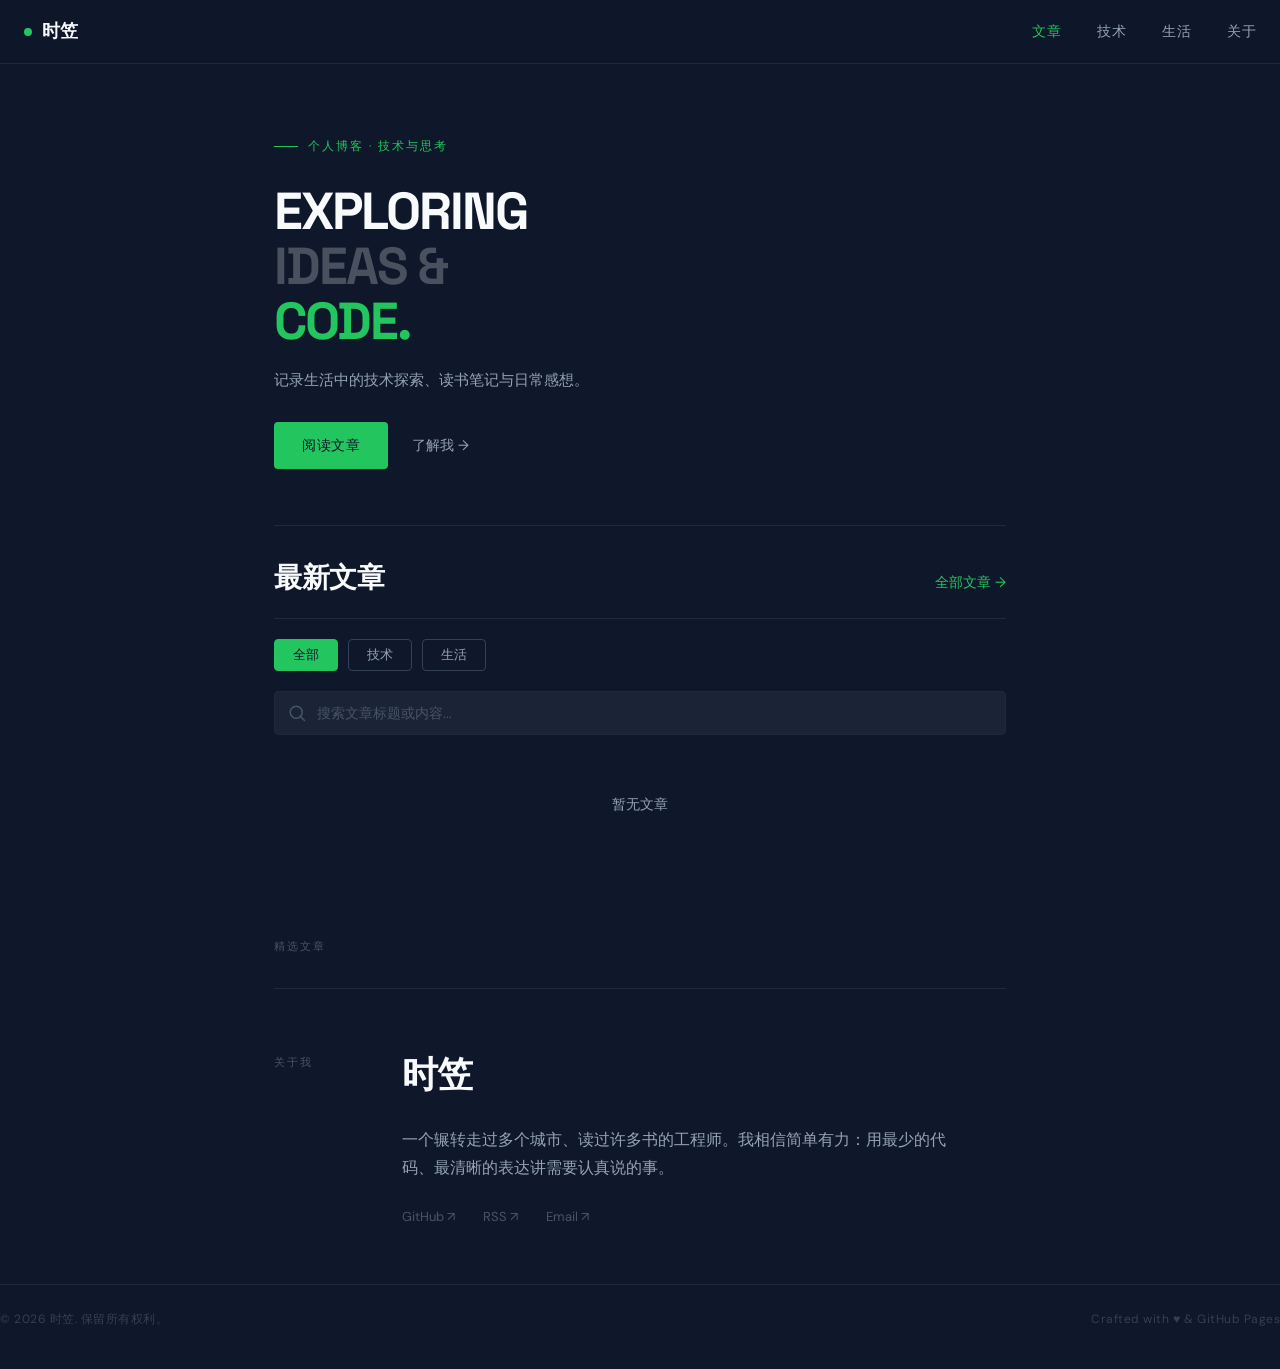
<file: index.html>
<!DOCTYPE html>
<html lang="zh-CN">
<head>
  <meta charset="UTF-8">
  <meta name="viewport" content="width=device-width, initial-scale=1.0">
  <title>时笠 — 代码 · 生活 · 碎碎念</title>
  <link rel="preconnect" href="https://fonts.googleapis.com">
  <link rel="preconnect" href="https://fonts.gstatic.com" crossorigin>
  <link href="https://fonts.googleapis.com/css2?family=DM+Sans:opsz,wght@9..40,400;9..40,500;9..40,600&family=Space+Grotesk:wght@400;500;600;700&display=swap" rel="stylesheet">
  <link rel="stylesheet" href="style.css">
</head>
<body>

  <!-- ===== Navigation Bar ===== -->
  <header class="site-header">
    <a href="index.html" class="site-logo">
      <span class="site-logo-dot"></span>
      <span class="site-logo-text">时笠</span>
    </a>
    <nav class="site-nav">
      <a href="index.html" class="active">文章</a>
      <a href="category.html?tag=tech">技术</a>
      <a href="category.html?tag=life">生活</a>
      <a href="index.html#about">关于</a>
    </nav>
  </header>

  <div class="wrap">

    <!-- ===== Hero Section ===== -->
    <section class="hero">
      <div class="hero-tag">
        <span class="hero-tag-line"></span>
        <span class="hero-tag-text">个人博客 · 技术与思考</span>
      </div>
      <h1 class="hero-title">
        <span class="hero-title-line hero-title-line--primary">EXPLORING</span>
        <span class="hero-title-line hero-title-line--faded">IDEAS &amp;</span>
        <span class="hero-title-line hero-title-line--accent">CODE.</span>
      </h1>
      <p class="hero-sub">记录生活中的技术探索、读书笔记与日常感想。</p>
      <div class="hero-cta">
        <a href="#posts" class="cta-primary">阅读文章</a>
        <a href="#about" class="cta-secondary">了解我 →</a>
      </div>
    </section>

    <!-- ===== Articles Section ===== -->
    <section id="posts">
      <div class="section-header">
        <h2 class="section-title">最新文章</h2>
        <a href="category.html" class="section-link">全部文章 →</a>
      </div>
      <div class="section-divider"></div>

      <!-- Tag Filter Bar -->
      <div class="filter-bar" id="filterBar">
        <button class="filter-btn active" data-tag="all">全部</button>
        <button class="filter-btn" data-tag="tech">技术</button>
        <button class="filter-btn" data-tag="life">生活</button>
      </div>

      <!-- Search Bar -->
      <div class="search-bar" id="searchBar">
        <input type="text" id="searchInput" placeholder="搜索文章标题或内容..." autocomplete="off">
        <svg class="search-icon" viewBox="0 0 24 24" width="18" height="18">
          <circle cx="11" cy="11" r="8" fill="none" stroke="currentColor" stroke-width="2"/>
          <line x1="16" y1="16" x2="22" y2="22" stroke="currentColor" stroke-width="2" stroke-linecap="round"/>
        </svg>
        <button class="search-clear" id="searchClear" title="清除搜索">&times;</button>
      </div>

      <!-- Post List (rendered by script.js) -->
      <div class="post-list" id="postList"></div>

      <!-- Pagination (rendered by script.js) -->
      <div class="pagination" id="pagination"></div>
    </section>

    <!-- ===== Featured Article ===== -->
    <section class="featured-section">
      <div class="featured-label">精选文章</div>
      <div class="featured-card" id="featuredCard" style="display:none;">
        <div class="featured-card-left">
          <div>
            <div class="featured-tag">FEATURED</div>
            <h3 class="featured-title" id="featuredTitle"></h3>
          </div>
          <div class="featured-meta">
            <span class="featured-date" id="featuredDate"></span>
            <a class="featured-link" id="featuredLink" href="#">阅读全文 →</a>
          </div>
        </div>
        <div class="featured-card-right"></div>
      </div>
    </section>

    <!-- ===== About Section ===== -->
    <section class="about-section" id="about">
      <div class="about-label">关于我</div>
      <div class="about-content">
        <h2 class="about-name">时笠</h2>
        <p class="about-bio">
          一个辗转走过多个城市、读过许多书的工程师。我相信简单有力：用最少的代码、最清晰的表达讲需要认真说的事。
        </p>
        <div class="about-links">
          <a href="https://github.com" target="_blank" rel="noopener">GitHub ↗</a>
          <a href="#">RSS ↗</a>
          <a href="mailto:shi.li@example.com">Email ↗</a>
        </div>
      </div>
    </section>

  </div>

  <!-- ===== Footer ===== -->
  <footer class="site-footer">
    <span>© 2026 时笠. 保留所有权利。</span>
    <span>Crafted with ♥ & GitHub Pages</span>
  </footer>

  <script src="script.js"></script>
</body>
</html>
</file>
<file: style.css>
/* ============================================
   时笠的个人博客 — 未来简约风 · 暗色主题
   设计系统: #0F172A 深空黑 + #22C55E 科技绿
   字体: Space Grotesk (标题) + DM Sans (正文)
   ============================================ */

/* --- Reset & Base --- */
*,
*::before,
*::after {
  margin: 0;
  padding: 0;
  box-sizing: border-box;
}

:root {
  --bg:           #0F172A;
  --bg-card:      #1B2336;
  --bg-hover:     rgba(28, 38, 56, 0.6);
  --border:       #1E293B;
  --border-light: #334155;
  --text:         #F8FAFC;
  --text-dim:     #94A3B8;
  --text-muted:   #475569;
  --accent:       #22C55E;
  --accent-dim:   rgba(34, 197, 94, 0.12);
  --radius:       4px;
  --max-w:        780px;
  --font-title:   "Space Grotesk", -apple-system, "Noto Sans SC", "PingFang SC", sans-serif;
  --font-body:    "DM Sans", -apple-system, "Noto Sans SC", "PingFang SC", sans-serif;
  --font-mono:    "JetBrains Mono", "Fira Code", "Consolas", monospace;
}

html {
  scroll-behavior: smooth;
}

body {
  background: var(--bg);
  color: var(--text);
  font-family: var(--font-body);
  line-height: 1.7;
  font-size: 16px;
  -webkit-font-smoothing: antialiased;
}

a {
  color: var(--accent);
  text-decoration: none;
  transition: color .2s, opacity .2s;
}
a:hover { opacity: 0.85; }

img { max-width: 100%; border-radius: var(--radius); }

/* --- Layout --- */
.wrap {
  max-width: var(--max-w);
  margin: 0 auto;
  padding: 0 24px;
}

/* --- Navigation Bar --- */
.site-header {
  display: flex;
  align-items: center;
  justify-content: space-between;
  padding: 0 24px;
  height: 64px;
  border-bottom: 1px solid var(--border);
  position: sticky;
  top: 0;
  z-index: 100;
  background: rgba(15, 23, 42, 0.92);
  backdrop-filter: blur(12px);
  -webkit-backdrop-filter: blur(12px);
}

.site-logo {
  display: flex;
  align-items: center;
  gap: 10px;
}

.site-logo-dot {
  width: 8px;
  height: 8px;
  background: var(--accent);
  border-radius: 50%;
}

.site-logo-text {
  font-family: var(--font-title);
  font-size: 18px;
  font-weight: 700;
  color: var(--text);
}

.site-nav {
  display: flex;
  gap: 36px;
}

.site-nav a {
  color: var(--text-dim);
  font-size: 14px;
  font-weight: 500;
  font-family: var(--font-body);
  letter-spacing: 0.5px;
  transition: color .2s;
}
.site-nav a:hover,
.site-nav a.active {
  color: var(--accent);
  opacity: 1;
}

/* --- Hero Section --- */
.hero {
  padding: 72px 0 56px;
  border-bottom: 1px solid var(--border);
}

.hero-tag {
  display: flex;
  align-items: center;
  gap: 10px;
  margin-bottom: 28px;
}

.hero-tag-line {
  width: 24px;
  height: 1px;
  background: var(--accent);
}

.hero-tag-text {
  font-family: var(--font-body);
  font-size: 12px;
  color: var(--accent);
  letter-spacing: 2px;
  text-transform: uppercase;
}

.hero-title {
  font-family: var(--font-title);
  font-size: 52px;
  font-weight: 700;
  letter-spacing: -2px;
  line-height: 1.05;
  margin-bottom: 4px;
}

.hero-title-line {
  display: block;
}

.hero-title-line--primary {
  color: var(--text);
}

.hero-title-line--faded {
  color: rgba(248, 250, 252, 0.25);
}

.hero-title-line--accent {
  color: var(--accent);
}

.hero-sub {
  font-family: var(--font-body);
  font-size: 15px;
  color: var(--text-dim);
  line-height: 1.7;
  max-width: 460px;
  margin: 20px 0 28px;
}

.hero-cta {
  display: flex;
  align-items: center;
  gap: 24px;
}

.cta-primary {
  display: inline-flex;
  align-items: center;
  justify-content: center;
  background: var(--accent);
  color: var(--bg);
  font-family: var(--font-body);
  font-size: 14px;
  font-weight: 500;
  letter-spacing: 0.5px;
  padding: 12px 28px;
  border-radius: var(--radius);
  transition: opacity .2s, transform .15s;
}
.cta-primary:hover {
  opacity: 0.9;
  transform: translateY(-1px);
  color: var(--bg);
}

.cta-secondary {
  font-family: var(--font-body);
  font-size: 14px;
  color: var(--text-dim);
  transition: color .2s;
}
.cta-secondary:hover {
  color: var(--text);
  opacity: 1;
}

/* --- Section Header --- */
.section-header {
  display: flex;
  align-items: baseline;
  justify-content: space-between;
  padding: 28px 0 16px;
}

.section-title {
  font-family: var(--font-title);
  font-size: 28px;
  font-weight: 700;
  color: var(--text);
  letter-spacing: -0.5px;
}

.section-link {
  font-family: var(--font-body);
  font-size: 14px;
  color: var(--accent);
}

.section-divider {
  height: 1px;
  background: var(--border);
  margin-bottom: 20px;
}

/* --- Tag Filter Bar --- */
.filter-bar {
  display: flex;
  gap: 10px;
  margin-bottom: 20px;
  flex-wrap: wrap;
}

.filter-btn {
  background: none;
  border: 1px solid var(--border-light);
  color: var(--text-dim);
  padding: 6px 18px;
  border-radius: var(--radius);
  font-size: 13px;
  font-family: var(--font-body);
  cursor: pointer;
  transition: all .2s;
}
.filter-btn:hover {
  border-color: var(--accent);
  color: var(--accent);
}
.filter-btn.active {
  background: var(--accent);
  border-color: var(--accent);
  color: var(--bg);
  font-weight: 500;
}

/* --- Search Bar --- */
.search-bar {
  position: relative;
  margin-bottom: 18px;
}

.search-bar input {
  width: 100%;
  padding: 12px 40px 12px 42px;
  background: var(--bg-card);
  border: 1px solid var(--border);
  border-radius: var(--radius);
  color: var(--text);
  font-size: 14px;
  font-family: var(--font-body);
  transition: border-color .2s, box-shadow .2s;
  outline: none;
}
.search-bar input:focus {
  border-color: var(--accent);
  box-shadow: 0 0 0 3px rgba(34, 197, 94, 0.08);
}
.search-bar input::placeholder {
  color: var(--text-muted);
}

.search-icon {
  position: absolute;
  left: 14px;
  top: 50%;
  transform: translateY(-50%);
  color: var(--text-muted);
  pointer-events: none;
}

.search-clear {
  position: absolute;
  right: 10px;
  top: 50%;
  transform: translateY(-50%);
  background: none;
  border: none;
  color: var(--text-dim);
  font-size: 1.3rem;
  cursor: pointer;
  padding: 4px 8px;
  border-radius: var(--radius);
  display: none;
  transition: color .2s;
}
.search-clear:hover { color: var(--accent); }
.search-clear.visible { display: block; }

/* --- Post List --- */
.post-list {
  display: flex;
  flex-direction: column;
  gap: 0;
}

.post-card {
  display: flex;
  gap: 32px;
  justify-content: space-between;
  align-items: flex-start;
  padding: 28px 0;
  border-bottom: 1px solid var(--border);
  transition: background .2s, padding .2s;
  cursor: pointer;
}
.post-card:last-child {
  border-bottom: none;
}
.post-card:hover {
  background: var(--bg-hover);
  padding-left: 12px;
  padding-right: 12px;
  margin: 0 -12px;
  border-radius: var(--radius);
}

.post-card-body {
  flex: 1;
  min-width: 0;
}

.post-card-tags {
  display: flex;
  gap: 10px;
  margin-bottom: 10px;
}

.tag {
  display: inline-block;
  font-family: var(--font-body);
  font-size: 10px;
  letter-spacing: 1px;
  text-transform: uppercase;
}
.tag--primary {
  color: var(--accent);
}
.tag--secondary {
  color: var(--text-muted);
}

.post-card-title {
  font-family: var(--font-title);
  font-size: 22px;
  font-weight: 600;
  color: var(--text);
  letter-spacing: -0.3px;
  line-height: 1.35;
  margin-bottom: 8px;
  display: -webkit-box;
  -webkit-line-clamp: 2;
  -webkit-box-orient: vertical;
  overflow: hidden;
}

.post-card-excerpt {
  font-family: var(--font-body);
  font-size: 15px;
  color: var(--text-dim);
  line-height: 1.65;
  margin-bottom: 10px;
  display: -webkit-box;
  -webkit-line-clamp: 2;
  -webkit-box-orient: vertical;
  overflow: hidden;
}

.post-card-date {
  font-family: var(--font-body);
  font-size: 12px;
  color: var(--border-light);
  letter-spacing: 0.5px;
}

.post-card-image {
  flex-shrink: 0;
  width: 140px;
  height: 90px;
  border-radius: var(--radius);
  overflow: hidden;
}

.post-card-image-inner {
  width: 100%;
  height: 100%;
}

/* gradient placeholders for card images */
.grad-tech {
  background: linear-gradient(135deg, rgba(34, 197, 94, 0.3), rgba(15, 23, 42, 0.8));
}
.grad-life {
  background: linear-gradient(135deg, rgba(59, 130, 246, 0.25), rgba(15, 23, 42, 0.8));
}
.grad-read {
  background: linear-gradient(135deg, rgba(139, 92, 246, 0.25), rgba(15, 23, 42, 0.8));
}

.post-card-meta {
  display: flex;
  align-items: center;
  gap: 12px;
  font-size: 12px;
  color: var(--text-muted);
  font-family: var(--font-body);
  letter-spacing: 0.5px;
}

/* --- Featured Card --- */
.featured-section {
  margin: 20px 0;
}

.featured-label {
  font-family: var(--font-body);
  font-size: 11px;
  color: var(--text-muted);
  letter-spacing: 2px;
  text-transform: uppercase;
  margin-bottom: 18px;
}

.featured-card {
  display: flex;
  gap: 32px;
  background: var(--bg-card);
  border: 1px solid var(--border);
  border-left: 2px solid rgba(34, 197, 94, 0.5);
  border-radius: var(--radius);
  padding: 36px;
  transition: border-color .2s, background .2s;
  cursor: pointer;
}
.featured-card:hover {
  border-left-color: var(--accent);
  background: rgba(27, 35, 54, 0.8);
}

.featured-card-left {
  flex: 1;
  display: flex;
  flex-direction: column;
  justify-content: space-between;
  gap: 20px;
  min-width: 0;
}

.featured-tag {
  font-family: var(--font-body);
  font-size: 10px;
  color: var(--accent);
  letter-spacing: 2px;
}

.featured-title {
  font-family: var(--font-title);
  font-size: 26px;
  font-weight: 700;
  color: var(--text);
  letter-spacing: -0.5px;
  line-height: 1.3;
  display: -webkit-box;
  -webkit-line-clamp: 2;
  -webkit-box-orient: vertical;
  overflow: hidden;
}

.featured-meta {
  display: flex;
  align-items: center;
  gap: 20px;
}

.featured-date {
  font-family: var(--font-body);
  font-size: 12px;
  color: var(--text-muted);
  letter-spacing: 0.5px;
}

.featured-link {
  font-family: var(--font-body);
  font-size: 12px;
  color: var(--accent);
}

.featured-card-right {
  flex-shrink: 0;
  width: 220px;
  height: 140px;
  background: linear-gradient(135deg, #0D2E26, #215780, #121726);
  border-radius: var(--radius);
}

/* --- About Section --- */
.about-section {
  display: flex;
  gap: 48px;
  padding: 56px 0;
  border-top: 1px solid var(--border);
  margin-top: 32px;
}

.about-label {
  flex-shrink: 0;
  width: 80px;
  font-family: var(--font-body);
  font-size: 11px;
  color: var(--text-muted);
  letter-spacing: 2px;
  text-transform: uppercase;
  padding-top: 8px;
}

.about-content {
  flex: 1;
  min-width: 0;
}

.about-name {
  font-family: var(--font-title);
  font-size: 36px;
  font-weight: 700;
  color: var(--text);
  letter-spacing: -1px;
  margin-bottom: 20px;
}

.about-bio {
  font-family: var(--font-body);
  font-size: 16px;
  color: var(--text-dim);
  line-height: 1.75;
  margin-bottom: 24px;
  max-width: 560px;
}

.about-links {
  display: flex;
  gap: 28px;
}

.about-links a {
  font-family: var(--font-body);
  font-size: 13px;
  color: var(--text-muted);
  transition: color .2s;
}
.about-links a:hover {
  color: var(--accent);
  opacity: 1;
}

/* --- Footer --- */
.site-footer {
  display: flex;
  justify-content: space-between;
  align-items: center;
  padding: 24px 0 40px;
  border-top: 1px solid var(--border);
  font-family: var(--font-body);
  font-size: 12px;
  color: var(--border-light);
  letter-spacing: 0.5px;
}

.footer-links {
  display: flex;
  gap: 24px;
}

.footer-links a {
  color: var(--border-light);
  font-size: 12px;
}
.footer-links a:hover {
  color: var(--accent);
  opacity: 1;
}

/* --- Pagination --- */
.pagination {
  display: flex;
  justify-content: center;
  align-items: center;
  gap: 8px;
  margin-top: 28px;
  padding-bottom: 32px;
  flex-wrap: wrap;
}

.page-btn {
  background: var(--bg-card);
  border: 1px solid var(--border);
  color: var(--text-dim);
  padding: 8px 14px;
  border-radius: var(--radius);
  font-size: 13px;
  font-family: var(--font-body);
  cursor: pointer;
  transition: all .2s;
  min-width: 38px;
  text-align: center;
}
.page-btn:hover:not(.active):not(.disabled) {
  border-color: var(--accent);
  color: var(--accent);
}
.page-btn.active {
  background: var(--accent);
  border-color: var(--accent);
  color: var(--bg);
  font-weight: 600;
}
.page-btn.disabled {
  opacity: 0.3;
  cursor: not-allowed;
}

.page-ellipsis {
  color: var(--text-dim);
  padding: 0 4px;
}

/* --- Post Detail (post.html) --- */
.post-header {
  padding: 48px 0 32px;
  border-bottom: 1px solid var(--border);
  margin-bottom: 36px;
}

.post-title {
  font-family: var(--font-title);
  font-size: 32px;
  font-weight: 700;
  color: var(--text);
  letter-spacing: -0.5px;
  line-height: 1.3;
  margin-bottom: 14px;
}

.post-meta {
  display: flex;
  align-items: center;
  gap: 14px;
  font-size: 13px;
  color: var(--text-muted);
  font-family: var(--font-body);
}

.post-body {
  padding-bottom: 80px;
}

/* Markdown 渲染样式 */
.post-body h1,
.post-body h2,
.post-body h3,
.post-body h4 {
  font-family: var(--font-title);
  color: var(--text);
  margin-top: 1.6em;
  margin-bottom: 0.6em;
  line-height: 1.3;
}
.post-body h1 { font-size: 24px; border-bottom: 1px solid var(--border); padding-bottom: 8px; }
.post-body h2 { font-size: 20px; }
.post-body h3 { font-size: 17px; }

.post-body p {
  margin-bottom: 1em;
  color: var(--text-dim);
}

.post-body code {
  font-family: var(--font-mono);
  background: var(--bg-card);
  padding: 2px 6px;
  border-radius: var(--radius);
  font-size: 0.88em;
  color: var(--accent);
}

.post-body pre {
  background: var(--bg-card);
  border: 1px solid var(--border);
  border-radius: var(--radius);
  padding: 16px 20px;
  overflow-x: auto;
  margin: 1.2em 0;
  font-size: 14px;
  line-height: 1.6;
}

.post-body pre code {
  background: none;
  padding: 0;
  color: var(--text-dim);
  font-size: inherit;
}

.post-body ul,
.post-body ol {
  padding-left: 1.5em;
  margin-bottom: 1em;
  color: var(--text-dim);
}

.post-body li {
  margin-bottom: 0.4em;
}

.post-body blockquote {
  border-left: 2px solid var(--accent);
  padding: 8px 16px;
  margin: 1.2em 0;
  background: var(--accent-dim);
  border-radius: 0 var(--radius) var(--radius) 0;
  color: var(--text-dim);
}

.post-body a {
  color: var(--accent);
  border-bottom: 1px solid rgba(34, 197, 94, 0.25);
}
.post-body a:hover {
  border-bottom-color: var(--accent);
  opacity: 1;
}

.post-body hr {
  border: none;
  border-top: 1px solid var(--border);
  margin: 2em 0;
}

.post-body img {
  border-radius: var(--radius);
  margin: 1em 0;
}

/* --- Back link --- */
.back-link {
  display: inline-block;
  margin: 32px 0 0;
  color: var(--accent);
  font-size: 14px;
  font-family: var(--font-body);
}
.back-link:hover { text-decoration: underline; opacity: 1; }

/* --- Category Page --- */
.category-header {
  padding: 48px 0 32px;
  border-bottom: 1px solid var(--border);
  margin-bottom: 36px;
  text-align: center;
}

.category-title {
  font-family: var(--font-title);
  font-size: 28px;
  font-weight: 700;
  color: var(--text);
  letter-spacing: -0.5px;
}

.category-desc {
  margin-top: 8px;
  color: var(--text-dim);
  font-size: 15px;
  font-family: var(--font-body);
}

.back-to-home {
  display: inline-block;
  margin-bottom: 24px;
  color: var(--accent);
  font-size: 14px;
  font-family: var(--font-body);
}
.back-to-home:hover {
  text-decoration: underline;
  opacity: 1;
}

/* --- Responsive --- */
@media (max-width: 768px) {
  .wrap {
    padding: 0 16px;
  }

  .site-header {
    padding: 0 16px;
    height: 56px;
  }

  .site-nav {
    gap: 20px;
  }

  .site-nav a {
    font-size: 13px;
  }

  .hero {
    padding: 48px 0 36px;
  }

  .hero-title {
    font-size: 36px;
    letter-spacing: -1px;
  }

  .hero-sub {
    font-size: 14px;
  }

  .hero-cta {
    flex-direction: column;
    align-items: flex-start;
    gap: 14px;
  }

  .section-title {
    font-size: 22px;
  }

  .post-card {
    flex-direction: column;
    gap: 16px;
    padding: 22px 0;
  }

  .post-card:hover {
    padding-left: 0;
    padding-right: 0;
    margin: 0;
  }

  .post-card-title {
    font-size: 18px;
  }

  .post-card-excerpt {
    font-size: 14px;
  }

  .post-card-image {
    width: 100%;
    height: 60px;
  }

  .featured-card {
    flex-direction: column;
    padding: 24px;
    gap: 20px;
  }

  .featured-title {
    font-size: 20px;
  }

  .featured-card-right {
    width: 100%;
    height: 100px;
  }

  .about-section {
    flex-direction: column;
    gap: 16px;
    padding: 36px 0;
  }

  .about-label {
    width: auto;
    padding-top: 0;
  }

  .about-name {
    font-size: 28px;
  }

  .about-bio {
    font-size: 15px;
  }

  .site-footer {
    flex-direction: column;
    gap: 12px;
    text-align: center;
  }

  .pagination {
    gap: 6px;
  }

  .page-btn {
    padding: 6px 10px;
    font-size: 12px;
    min-width: 32px;
  }

  .post-title {
    font-size: 24px;
  }

  .category-title {
    font-size: 22px;
  }
}

@media (max-width: 480px) {
  .wrap {
    padding: 0 12px;
  }

  .site-header {
    padding: 0 12px;
    height: 52px;
  }

  .site-logo-text {
    font-size: 16px;
  }

  .site-nav {
    gap: 14px;
  }

  .site-nav a {
    font-size: 12px;
  }

  .hero {
    padding: 36px 0 28px;
  }

  .hero-title {
    font-size: 28px;
    letter-spacing: -0.5px;
  }

  .hero-sub {
    font-size: 13px;
    max-width: 100%;
  }

  .cta-primary {
    padding: 10px 22px;
    font-size: 13px;
  }

  .section-title {
    font-size: 20px;
  }

  .post-card-title {
    font-size: 16px;
  }

  .post-card-excerpt {
    font-size: 13px;
  }

  .post-card-meta {
    flex-direction: column;
    align-items: flex-start;
    gap: 4px;
  }

  .filter-bar {
    gap: 6px;
  }

  .filter-btn {
    padding: 5px 12px;
    font-size: 12px;
  }

  .featured-card {
    padding: 18px;
  }

  .featured-title {
    font-size: 17px;
  }

  .about-name {
    font-size: 24px;
  }

  .about-bio {
    font-size: 14px;
  }

  .about-links {
    gap: 18px;
  }

  .site-footer {
    font-size: 11px;
    padding: 18px 0 32px;
  }

  .footer-links {
    gap: 16px;
  }

  .post-title {
    font-size: 20px;
  }

  .search-bar input {
    font-size: 13px;
  }
}
</file>
